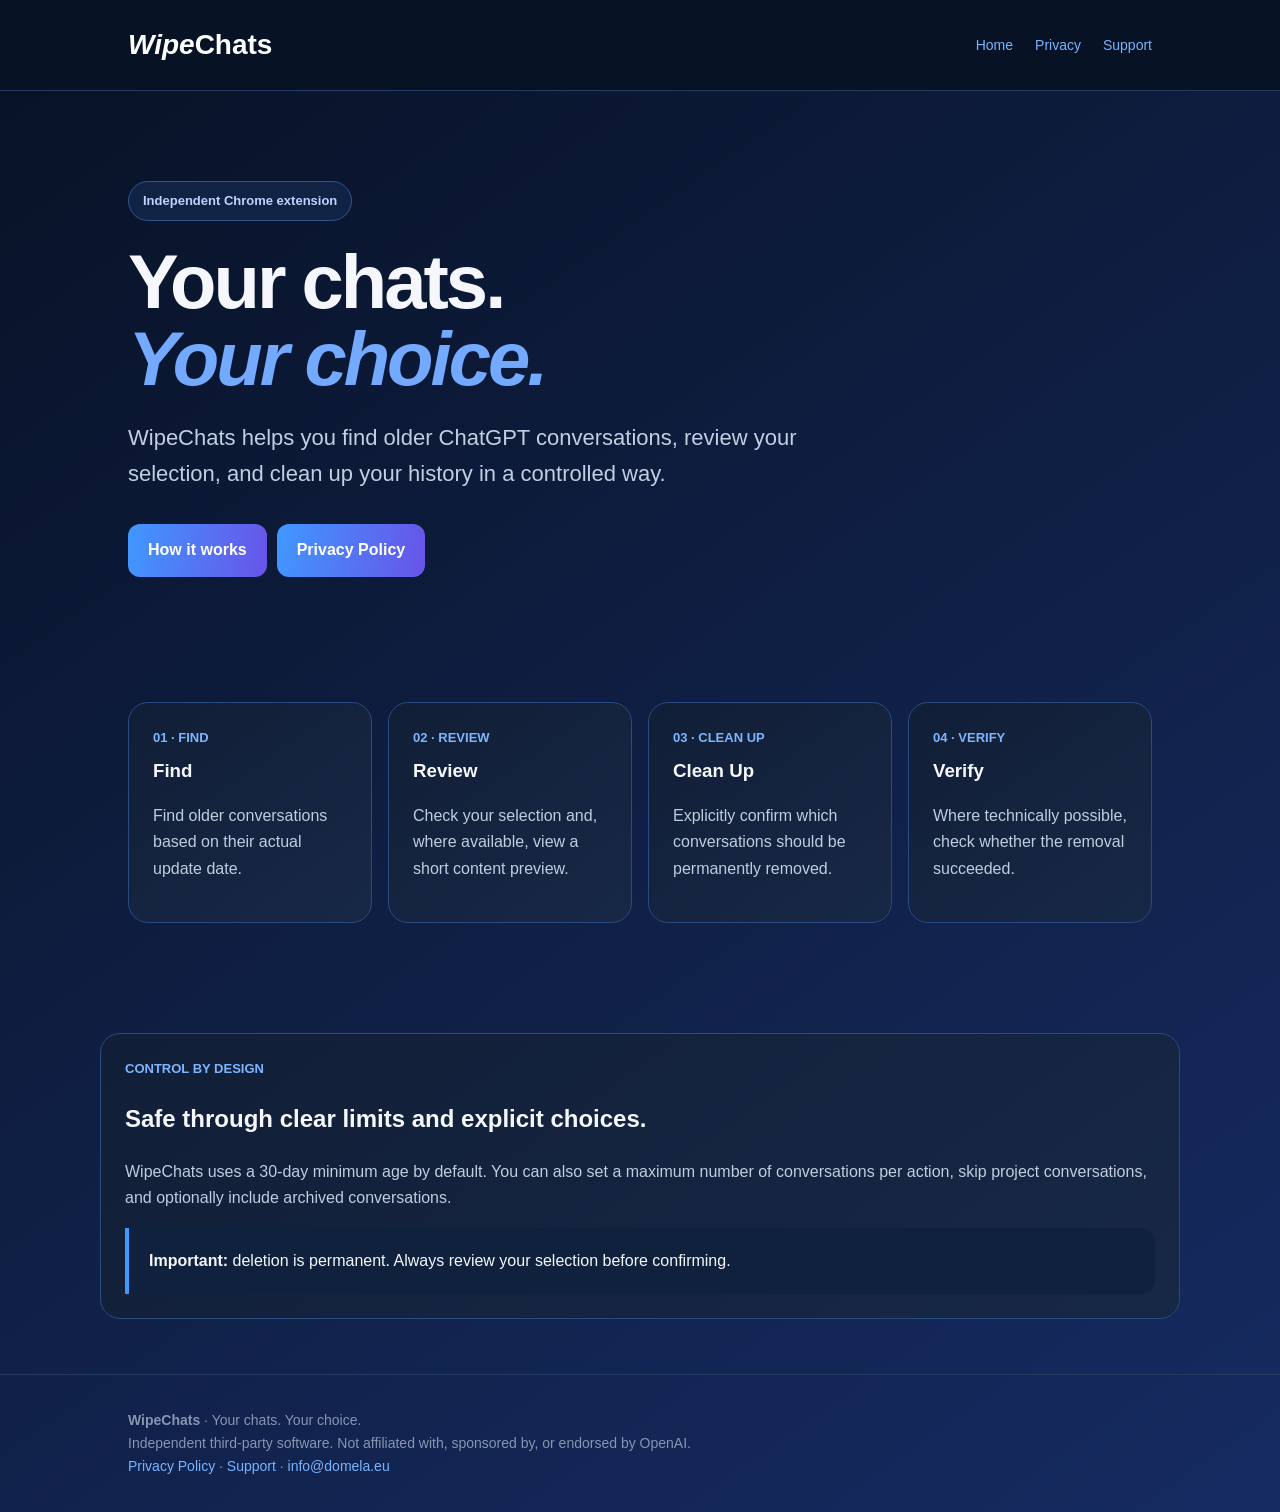
<file: index.html>
<!doctype html><html lang="en"><head><meta charset="utf-8"><meta name="viewport" content="width=device-width,initial-scale=1"><title>Home — WipeChats</title><meta name="description" content="WipeChats — je ChatGPT-gesprekken vinden, beoordelen en gecontroleerd opruimen."><link rel="stylesheet" href="assets/style.css"></head><body><header class="nav"><div class="container nav-inner"><a class="logo" href=""><i>Wipe</i>Chats</a><nav class="navlinks"><a href="">Home</a><a href="privacy/">Privacy</a><a href="support/">Support</a></nav></div></header><main><section class="hero"><div class="container"><div class="badge">Independent Chrome extension</div><h1>Your chats.<br><span>Your choice.</span></h1><p class="lead">WipeChats helps you find older ChatGPT conversations, review your selection, and clean up your history in a controlled way.</p><a class="btn" href="#workflow">How it works</a><a class="btn" href="privacy/">Privacy Policy</a></div></section><section id="workflow" class="section"><div class="container"><div class="grid"><div class="card"><div class="num">01 · FIND</div><h3>Find</h3><p>Find older conversations based on their actual update date.</p></div><div class="card"><div class="num">02 · REVIEW</div><h3>Review</h3><p>Check your selection and, where available, view a short content preview.</p></div><div class="card"><div class="num">03 · CLEAN UP</div><h3>Clean Up</h3><p>Explicitly confirm which conversations should be permanently removed.</p></div><div class="card"><div class="num">04 · VERIFY</div><h3>Verify</h3><p>Where technically possible, check whether the removal succeeded.</p></div></div></div></section><section class="section"><div class="container card"><div class="num">CONTROL BY DESIGN</div><h2>Safe through clear limits and explicit choices.</h2><p>WipeChats uses a 30-day minimum age by default. You can also set a maximum number of conversations per action, skip project conversations, and optionally include archived conversations.</p><div class="notice"><strong>Important:</strong> deletion is permanent. Always review your selection before confirming.</div></div></section></main><footer><div class="container"><strong>WipeChats</strong> · Your chats. Your choice.<br>Independent third-party software. Not affiliated with, sponsored by, or endorsed by OpenAI.<br><a href="privacy/">Privacy Policy</a> · <a href="support/">Support</a> · <a href="mailto:info@domela.eu">info@domela.eu</a></div></footer></body></html>
</file>
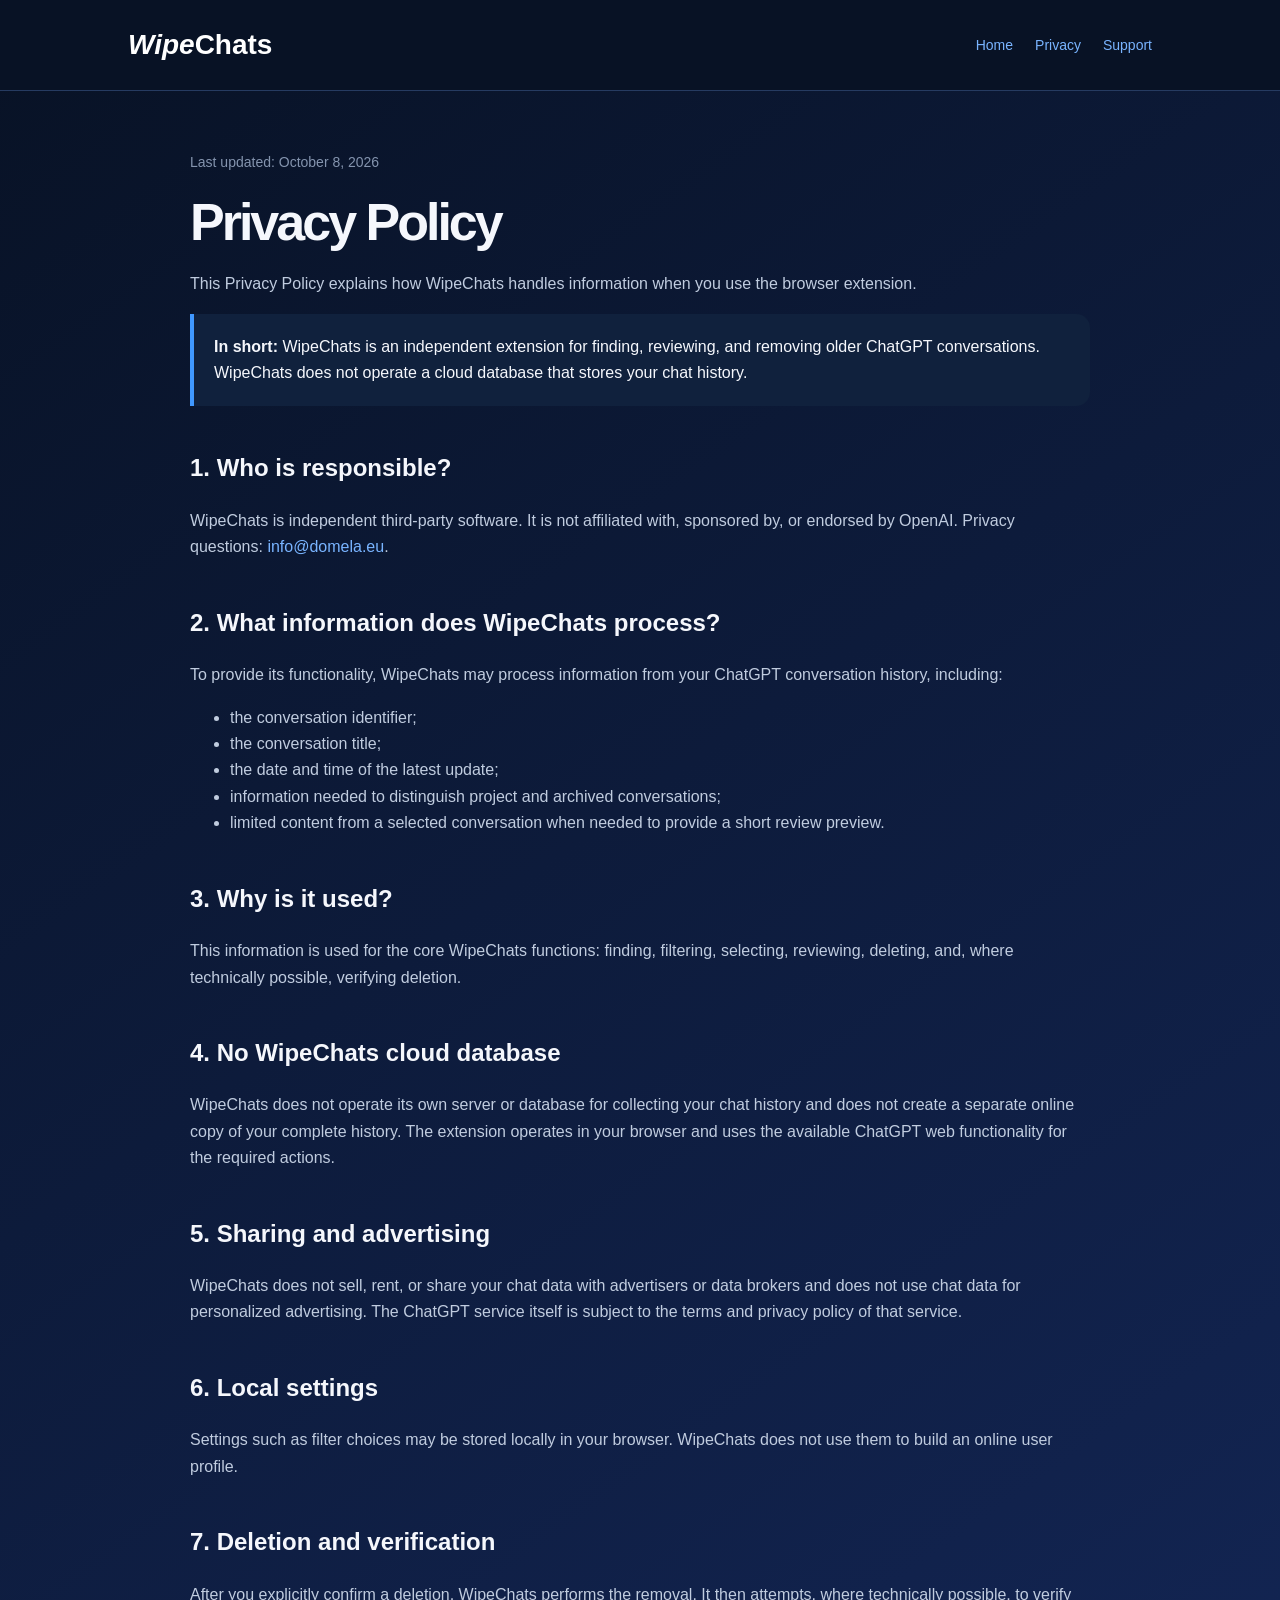
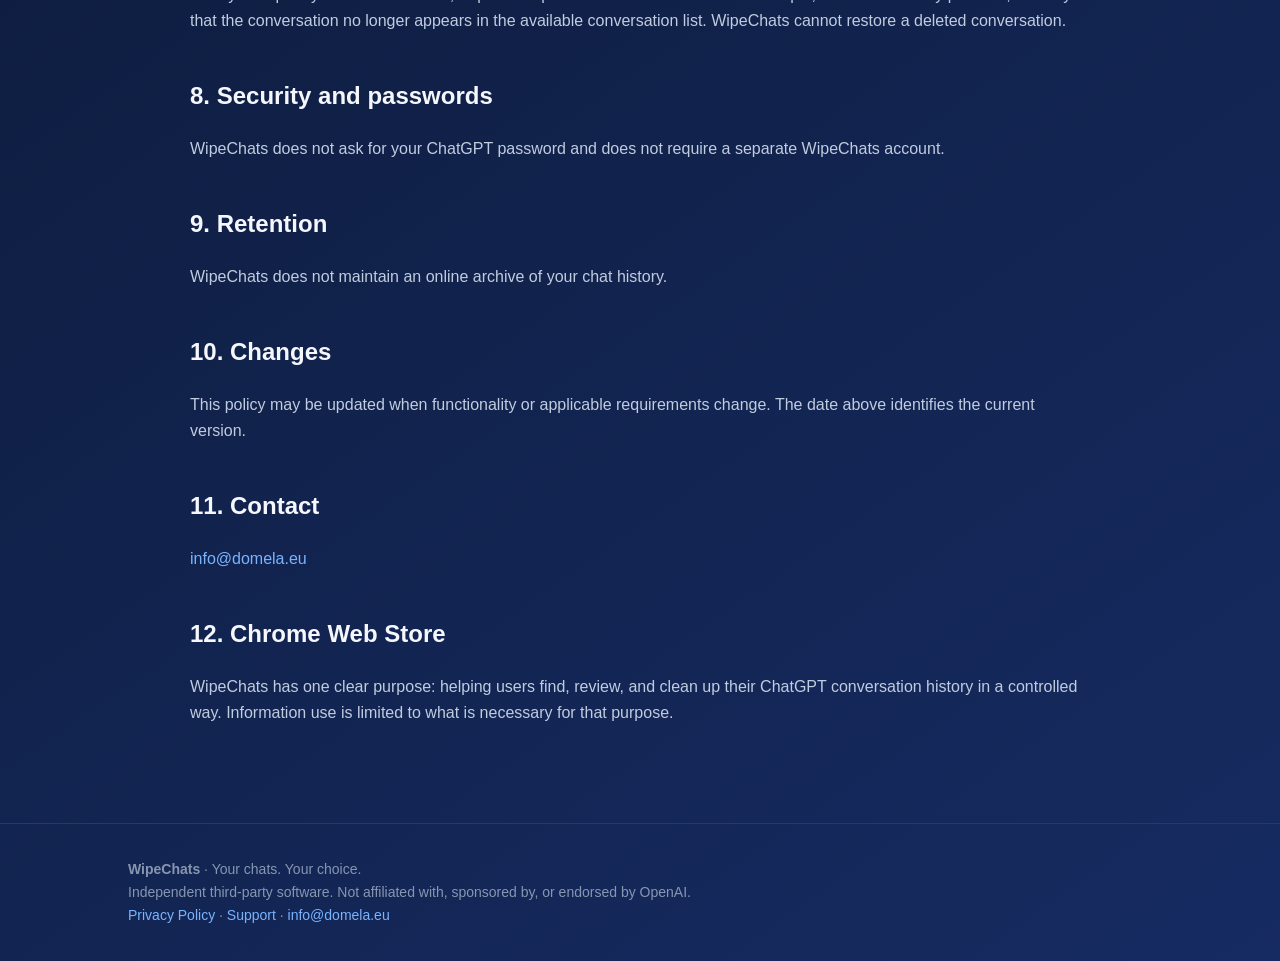
<file: privacy/index.html>
<!doctype html><html lang="en"><head><meta charset="utf-8"><meta name="viewport" content="width=device-width,initial-scale=1"><title>Privacy Policy — WipeChats</title><meta name="description" content="WipeChats — je ChatGPT-gesprekken vinden, beoordelen en gecontroleerd opruimen."><link rel="stylesheet" href="../assets/style.css"></head><body><header class="nav"><div class="container nav-inner"><a class="logo" href="../"><i>Wipe</i>Chats</a><nav class="navlinks"><a href="../">Home</a><a href="../privacy/">Privacy</a><a href="../support/">Support</a></nav></div></header><main><article class="container prose"><div class="meta">Last updated: October 8, 2026</div><h1>Privacy Policy</h1><p>This Privacy Policy explains how WipeChats handles information when you use the browser extension.</p><div class="notice"><strong>In short:</strong> WipeChats is an independent extension for finding, reviewing, and removing older ChatGPT conversations. WipeChats does not operate a cloud database that stores your chat history.</div><h2>1. Who is responsible?</h2><p>WipeChats is independent third-party software. It is not affiliated with, sponsored by, or endorsed by OpenAI. Privacy questions: <a href="mailto:info@domela.eu">info@domela.eu</a>.</p><h2>2. What information does WipeChats process?</h2><p>To provide its functionality, WipeChats may process information from your ChatGPT conversation history, including:</p><ul><li>the conversation identifier;</li><li>the conversation title;</li><li>the date and time of the latest update;</li><li>information needed to distinguish project and archived conversations;</li><li>limited content from a selected conversation when needed to provide a short review preview.</li></ul><h2>3. Why is it used?</h2><p>This information is used for the core WipeChats functions: finding, filtering, selecting, reviewing, deleting, and, where technically possible, verifying deletion.</p><h2>4. No WipeChats cloud database</h2><p>WipeChats does not operate its own server or database for collecting your chat history and does not create a separate online copy of your complete history. The extension operates in your browser and uses the available ChatGPT web functionality for the required actions.</p><h2>5. Sharing and advertising</h2><p>WipeChats does not sell, rent, or share your chat data with advertisers or data brokers and does not use chat data for personalized advertising. The ChatGPT service itself is subject to the terms and privacy policy of that service.</p><h2>6. Local settings</h2><p>Settings such as filter choices may be stored locally in your browser. WipeChats does not use them to build an online user profile.</p><h2>7. Deletion and verification</h2><p>After you explicitly confirm a deletion, WipeChats performs the removal. It then attempts, where technically possible, to verify that the conversation no longer appears in the available conversation list. WipeChats cannot restore a deleted conversation.</p><h2>8. Security and passwords</h2><p>WipeChats does not ask for your ChatGPT password and does not require a separate WipeChats account.</p><h2>9. Retention</h2><p>WipeChats does not maintain an online archive of your chat history.</p><h2>10. Changes</h2><p>This policy may be updated when functionality or applicable requirements change. The date above identifies the current version.</p><h2>11. Contact</h2><p><a href="mailto:info@domela.eu">info@domela.eu</a></p><h2>12. Chrome Web Store</h2><p>WipeChats has one clear purpose: helping users find, review, and clean up their ChatGPT conversation history in a controlled way. Information use is limited to what is necessary for that purpose.</p></article></main><footer><div class="container"><strong>WipeChats</strong> · Your chats. Your choice.<br>Independent third-party software. Not affiliated with, sponsored by, or endorsed by OpenAI.<br><a href="../privacy/">Privacy Policy</a> · <a href="../support/">Support</a> · <a href="mailto:info@domela.eu">info@domela.eu</a></div></footer></body></html>
</file>
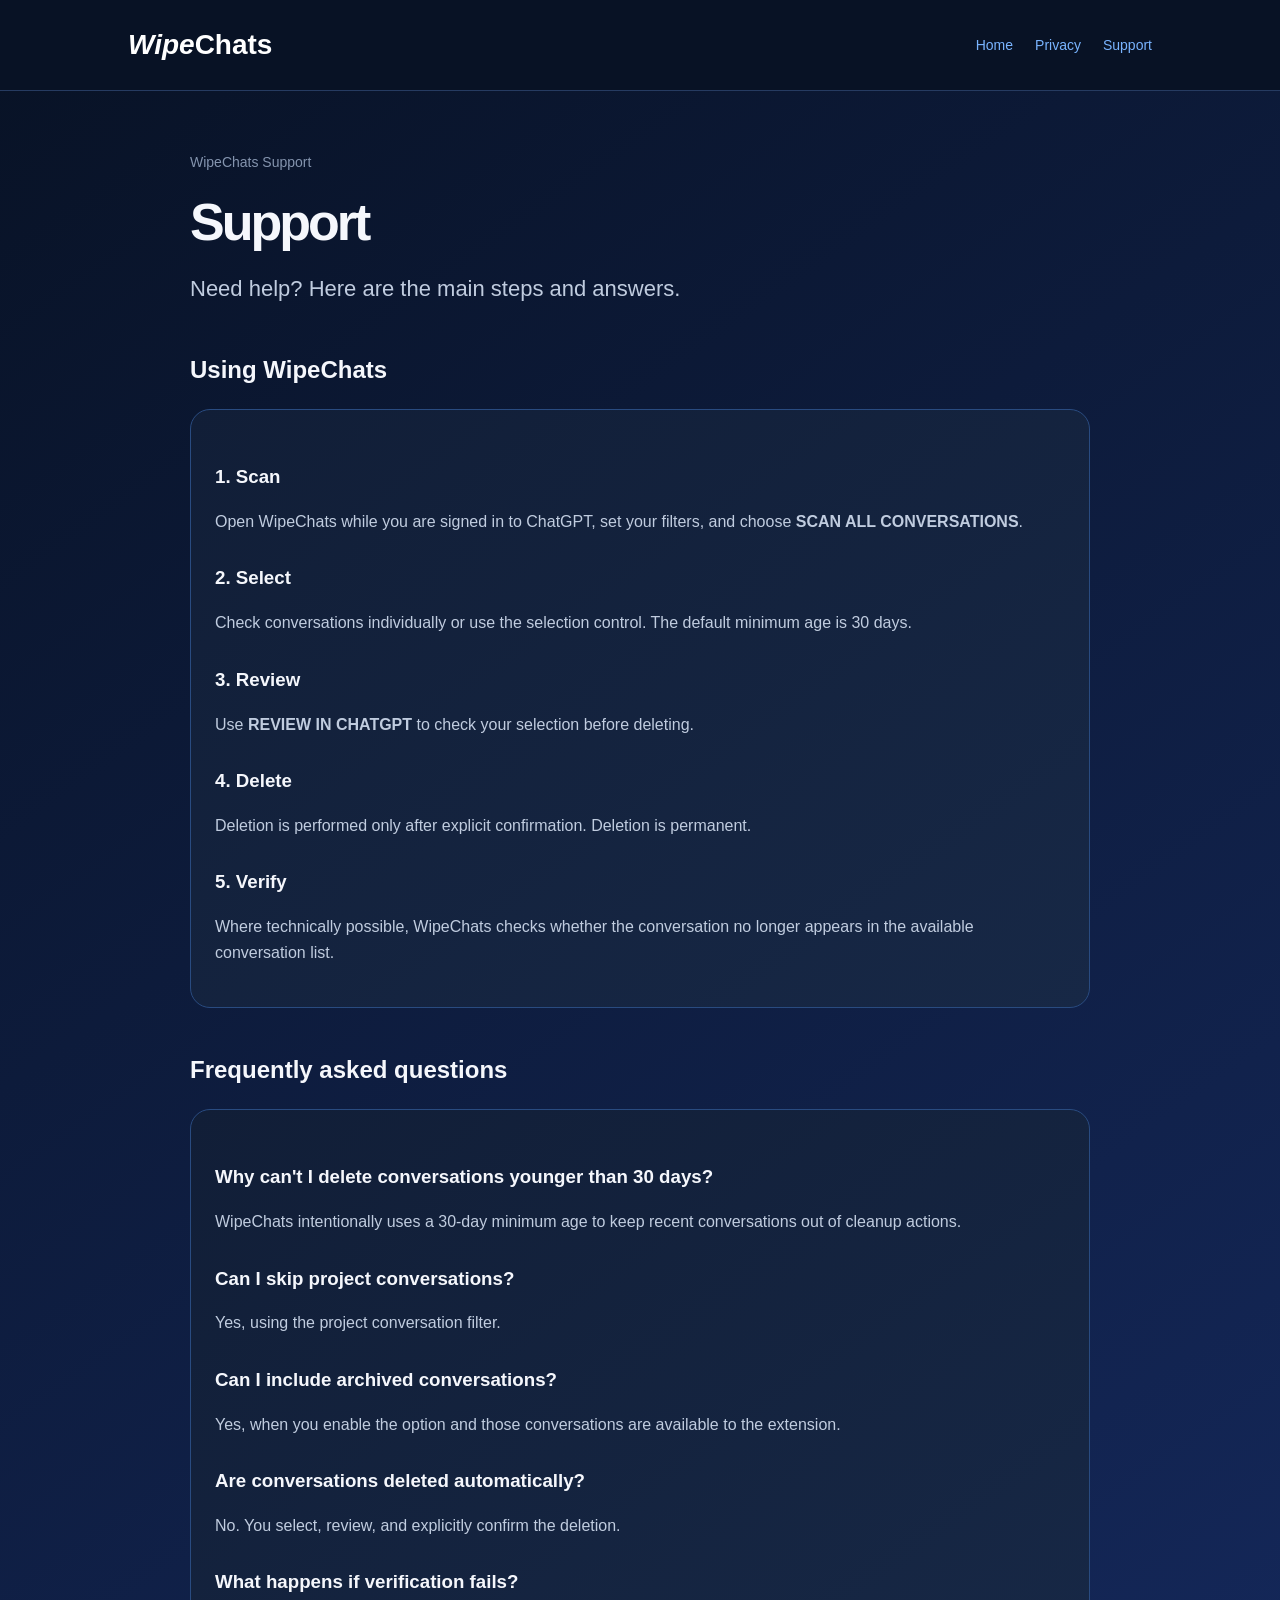
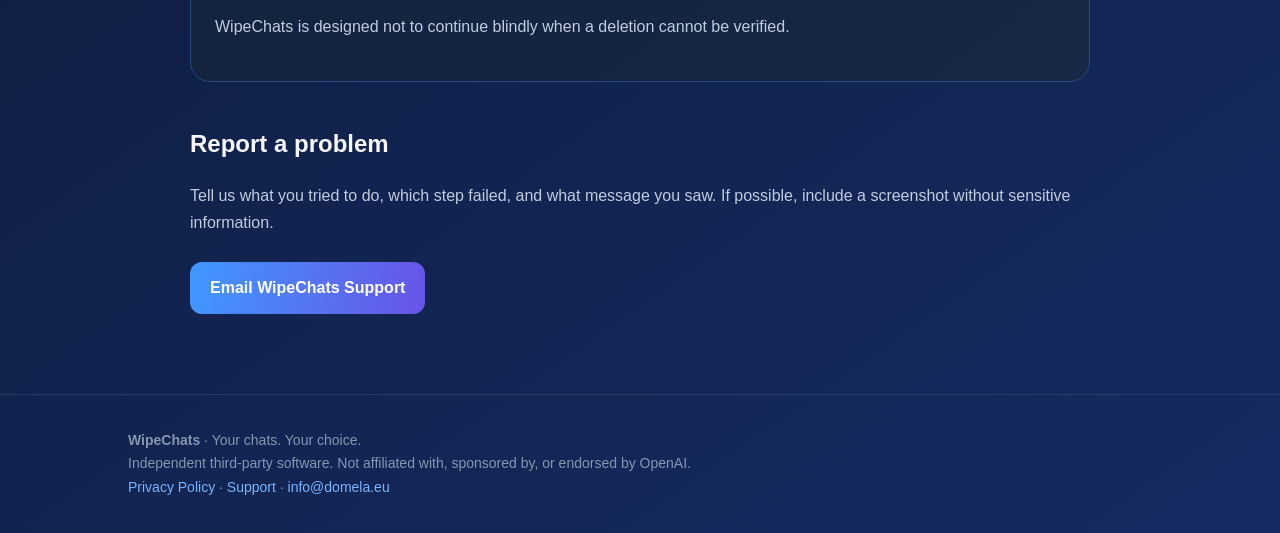
<file: support/index.html>
<!doctype html><html lang="en"><head><meta charset="utf-8"><meta name="viewport" content="width=device-width,initial-scale=1"><title>Support — WipeChats</title><meta name="description" content="WipeChats — je ChatGPT-gesprekken vinden, beoordelen en gecontroleerd opruimen."><link rel="stylesheet" href="../assets/style.css"></head><body><header class="nav"><div class="container nav-inner"><a class="logo" href="../"><i>Wipe</i>Chats</a><nav class="navlinks"><a href="../">Home</a><a href="../privacy/">Privacy</a><a href="../support/">Support</a></nav></div></header><main><section class="container prose"><div class="meta">WipeChats Support</div><h1>Support</h1><p class="lead">Need help? Here are the main steps and answers.</p><h2>Using WipeChats</h2><div class="card"><h3>1. Scan</h3><p>Open WipeChats while you are signed in to ChatGPT, set your filters, and choose <strong>SCAN ALL CONVERSATIONS</strong>.</p><h3>2. Select</h3><p>Check conversations individually or use the selection control. The default minimum age is 30 days.</p><h3>3. Review</h3><p>Use <strong>REVIEW IN CHATGPT</strong> to check your selection before deleting.</p><h3>4. Delete</h3><p>Deletion is performed only after explicit confirmation. Deletion is permanent.</p><h3>5. Verify</h3><p>Where technically possible, WipeChats checks whether the conversation no longer appears in the available conversation list.</p></div><h2>Frequently asked questions</h2><div class="card"><h3>Why can't I delete conversations younger than 30 days?</h3><p>WipeChats intentionally uses a 30-day minimum age to keep recent conversations out of cleanup actions.</p><h3>Can I skip project conversations?</h3><p>Yes, using the project conversation filter.</p><h3>Can I include archived conversations?</h3><p>Yes, when you enable the option and those conversations are available to the extension.</p><h3>Are conversations deleted automatically?</h3><p>No. You select, review, and explicitly confirm the deletion.</p><h3>What happens if verification fails?</h3><p>WipeChats is designed not to continue blindly when a deletion cannot be verified.</p></div><h2>Report a problem</h2><p>Tell us what you tried to do, which step failed, and what message you saw. If possible, include a screenshot without sensitive information.</p><a class="btn" href="mailto:info@domela.eu?subject=WipeChats%20Support">Email WipeChats Support</a></section></main><footer><div class="container"><strong>WipeChats</strong> · Your chats. Your choice.<br>Independent third-party software. Not affiliated with, sponsored by, or endorsed by OpenAI.<br><a href="../privacy/">Privacy Policy</a> · <a href="../support/">Support</a> · <a href="mailto:info@domela.eu">info@domela.eu</a></div></footer></body></html>
</file>
<file: assets/style.css>
*{box-sizing:border-box}body{margin:0;font-family:-apple-system,BlinkMacSystemFont,"Segoe UI",Arial,sans-serif;color:#f5f7fc;background:linear-gradient(145deg,#081225,#162b62);line-height:1.65}a{color:#79b4ff;text-decoration:none}.container{max-width:1080px;margin:auto;padding:0 28px}.nav{padding:22px 0;border-bottom:1px solid #263b61;background:#081225}.nav-inner{display:flex;justify-content:space-between;align-items:center}.logo{font-size:28px;font-weight:800;color:white}.logo i{font-style:italic}.navlinks{display:flex;gap:22px;font-size:14px}.hero{padding:90px 0 70px}.badge{display:inline-block;padding:8px 14px;border:1px solid #31558e;border-radius:99px;background:#102344;color:#bcd4ff;font-size:13px;font-weight:700}h1{font-size:clamp(44px,7vw,76px);line-height:1.02;letter-spacing:-3px;margin:22px 0}h1 span{font-style:italic;color:#73aaff}.lead{font-size:22px;color:#c3cee1;max-width:760px}.btn{display:inline-block;padding:13px 20px;border-radius:12px;font-weight:800;background:linear-gradient(100deg,#4098ff,#6854e8);color:white;margin:10px 10px 0 0}.section{padding:55px 0}.grid{display:grid;grid-template-columns:repeat(4,1fr);gap:16px}.card{background:linear-gradient(145deg,#111e37,#172846);border:1px solid #294b80;border-radius:20px;padding:24px}.card h3{margin:8px 0}.card p,.prose p,.prose li{color:#c0ccdf}.num{font-size:13px;font-weight:900;color:#7db5ff}.notice{border-left:4px solid #4098ff;background:#10213d;padding:20px;border-radius:0 14px 14px 0}.prose{padding:60px 0 80px;max-width:900px}.prose h1{font-size:52px}.prose h2{margin-top:42px}.prose h3{margin-top:28px}.meta{color:#8494ae;font-size:14px}footer{border-top:1px solid #263b61;padding:34px 0;color:#8796b0;font-size:14px}@media(max-width:800px){.grid{grid-template-columns:1fr 1fr}.nav-inner{align-items:flex-start;gap:15px;flex-direction:column}}@media(max-width:520px){.grid{grid-template-columns:1fr}}
</file>
